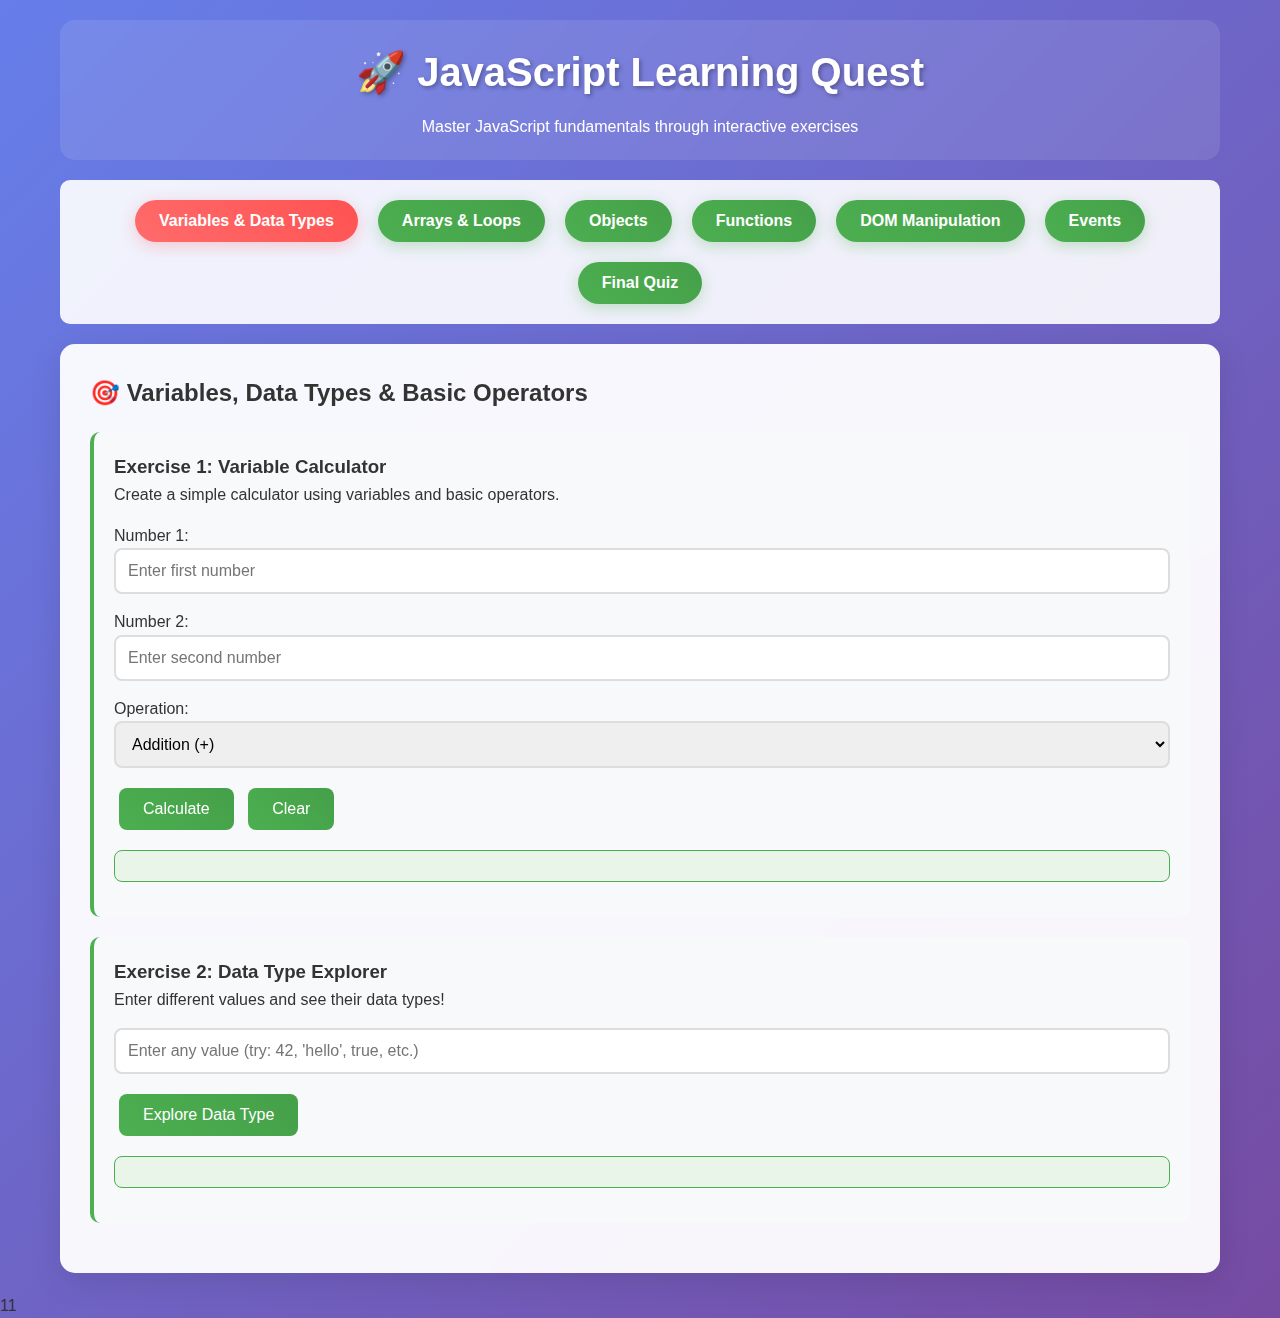
<file: JAVASCRIPT LEARNING QUEST/index.html>
<!DOCTYPE html>
<html lang="en">
<head>
    <meta charset="UTF-8">
    <meta name="viewport" content="width=device-width, initial-scale=1.0">
    <title>JavaScript Learning Quest</title>
    <link rel="stylesheet" href="style.css">
</head>
<body>
    <div class="container">
        <header>
            <h1>🚀 JavaScript Learning Quest</h1>
            <p>Master JavaScript fundamentals through interactive exercises</p>
        </header>

        <nav>
            <button class="nav-btn active" onclick="showPage('variables')">Variables & Data Types</button>
            <button class="nav-btn" onclick="showPage('arrays')">Arrays & Loops</button>
            <button class="nav-btn" onclick="showPage('objects')">Objects</button>
            <button class="nav-btn" onclick="showPage('functions')">Functions</button>
            <button class="nav-btn" onclick="showPage('dom')">DOM Manipulation</button>
            <button class="nav-btn" onclick="showPage('events')">Events</button>
            <button class="nav-btn" onclick="showPage('quiz')">Final Quiz</button>
        </nav>

        <!-- Variables & Data Types Page -->
        <div id="variables" class="page active">
            <h2>🎯 Variables, Data Types & Basic Operators</h2>
            
            <div class="exercise-card">
                <h3>Exercise 1: Variable Calculator</h3>
                <p>Create a simple calculator using variables and basic operators.</p>
                
                <div class="input-group">
                    <label>Number 1:</label>
                    <input type="number" id="num1" placeholder="Enter first number">
                </div>
                
                <div class="input-group">
                    <label>Number 2:</label>
                    <input type="number" id="num2" placeholder="Enter second number">
                </div>
                
                <div class="input-group">
                    <label>Operation:</label>
                    <select id="operation">
                        <option value="add">Addition (+)</option>
                        <option value="subtract">Subtraction (-)</option>
                        <option value="multiply">Multiplication (×)</option>
                        <option value="divide">Division (÷)</option>
                        <option value="modulus">MOD</option>
                    </select>
                </div>
                
                <button onclick="calculateResult()">Calculate</button>
                <button onclick="clearCalculator()">Clear</button>
                
                <div id="calc-output" class="output"></div>
            </div>

            <div class="exercise-card">
                <h3>Exercise 2: Data Type Explorer</h3>
                <p>Enter different values and see their data types!</p>
                
                <div class="input-group">
                    <input type="text" id="dataInput" placeholder="Enter any value (try: 42, 'hello', true, etc.)">
                </div>
                
                <button onclick="exploreDataType()">Explore Data Type</button>
                
                <div id="type-output" class="output"></div>
            </div>
        </div>

        <!-- Arrays & Loops Page -->
        <div id="arrays" class="page">
            <h2>📚 Arrays, Methods & Loops</h2>
            
            <div class="exercise-card">
                <h3>Exercise 1: Student Grade Manager</h3>
                <p>Manage student grades using array methods.</p>
                
                <div class="input-group">
                    <input type="number" id="gradeInput" placeholder="Enter a grade (0-100)" min="0" max="100">
                    <button onclick="addGrade()">Add Grade</button>
                </div>
                
                <div class="grid">
                    <button onclick="showAllGrades()">Show All Grades</button>
                    <button onclick="calculateAverage()">Calculate Average</button>
                    <button onclick="findHighestGrade()">Find Highest</button>
                    <button onclick="findFailingGrades()">Find Failing (<60)</button>
                    <button onclick="removeLastGrade()">Remove Last</button>
                    <button onclick="clearAllGrades()">Clear All</button>
                </div>
                
                <div id="grades-output" class="output"></div>
            </div>

            <div class="exercise-card">
                <h3>Exercise 2: Array Method Practice</h3>
                <p>Practice with map, filter, and forEach methods.</p>
                
                <button onclick="demonstrateArrayMethods()">Run Array Methods Demo</button>
                <div id="array-methods-output" class="output"></div>
            </div>
        </div>

        <!-- Objects Page -->
        <div id="objects" class="page">
            <h2>🏗️ Objects & Properties</h2>
            
            <div class="exercise-card">
                <h3>Exercise 1: Student Profile Creator</h3>
                <p>Create and manage student profiles using objects.</p>
                
                <div class="input-group">
                    <input type="text" id="studentName" placeholder="Student Name">
                </div>
                <div class="input-group">
                    <input type="number" id="studentAge" placeholder="Age">
                </div>
                <div class="input-group">
                    <input type="text" id="studentSubject" placeholder="Favorite Subject">
                </div>
                <div class="input-group">
                    <input type="number" id="studentGPA" placeholder="GPA (0.0-4.0)" step="0.1" min="0" max="4">
                </div>
                
                <button onclick="createStudentProfile()">Create Profile</button>
                <button onclick="updateStudentInfo()">Update Info</button>
                <button onclick="displayStudentInfo()">Display Info</button>
                
                <div id="student-profile-output" class="output"></div>
            </div>

            <div class="exercise-card">
                <h3>Exercise 2: Nested Objects Practice</h3>
                <p>Work with complex nested object structures.</p>
                
                <button onclick="createSchoolData()">Create School Data</button>
                <button onclick="accessNestedData()">Access Nested Information</button>
                
                <div id="nested-objects-output" class="output"></div>
            </div>
        </div>

        <!-- Functions Page -->
        <div id="functions" class="page">
            <h2>⚙️ Functions & Callbacks</h2>
            
            <div class="exercise-card">
                <h3>Exercise 1: Function Types Demo</h3>
                <p>Compare function declarations, arrow functions, and callbacks.</p>
                
                <div class="input-group">
                    <input type="text" id="messageInput" placeholder="Enter a message to process">
                </div>
                
                <div class="grid">
                    <button onclick="regularFunction()">Regular Function</button>
                    <button onclick="arrowFunctionDemo()">Arrow Function</button>
                    <button onclick="callbackDemo()">Callback Function</button>
                    <button onclick="higherOrderDemo()">Higher-Order Function</button>
                </div>
                
                <div id="functions-output" class="output"></div>
            </div>

            <div class="exercise-card">
                <h3>Exercise 2: Custom Calculator Functions</h3>
                <p>Create reusable calculator functions with different approaches.</p>
                
                <div class="input-group">
                    <input type="number" id="funcNum1" placeholder="First number">
                    <input type="number" id="funcNum2" placeholder="Second number">
                </div>
                
                <button onclick="runCalculatorFunctions()">Run All Calculator Functions</button>
                
                <div id="calculator-functions-output" class="output"></div>
            </div>
        </div>

        <!-- DOM Manipulation Page -->
        <div id="dom" class="page">
            <h2>🎨 DOM Manipulation</h2>
            
            <div class="exercise-card">
                <h3>Exercise 1: Dynamic Content Manager</h3>
                <p>Practice DOM selectors and content manipulation.</p>
                
                <div class="input-group">
                    <input type="text" id="contentInput" placeholder="Enter new content">
                </div>
                
                <div class="grid">
                    <button onclick="changeTitle()">Change Title</button>
                    <button onclick="addNewElement()">Add Element</button>
                    <button onclick="changeStyles()">Change Styles</button>
                    <button onclick="toggleVisibility()">Toggle Visibility</button>
                </div>
                
                <div id="dynamic-content">
                    <h3 id="dynamic-title">Original Title</h3>
                    <p id="dynamic-text">This text can be changed dynamically!</p>
                    <div id="element-container"></div>
                </div>
            </div>

            <div class="exercise-card">
                <h3>Exercise 2: Element Attribute Manager</h3>
                <p>Practice changing attributes and classes.</p>
                
                <div class="input-group">
                    <input type="text" id="classInput" placeholder="Enter CSS class name">
                </div>
                
                <button onclick="addCustomClass()">Add Class</button>
                <button onclick="removeCustomClass()">Remove Class</button>
                <button onclick="toggleCustomClass()">Toggle Class</button>
                
                <div id="attribute-demo" class="card">
                    <h4>Attribute Demo Box</h4>
                    <p>This box will change based on your actions!</p>
                </div>
            </div>
        </div>

        <!-- Events Page -->
        <div id="events" class="page">
            <h2>⚡ DOM Events</h2>
            
            <div class="exercise-card">
                <h3>Exercise 1: Interactive Event Playground</h3>
                <p>Practice different types of event handlers.</p>
                
                <div class="grid">
                    <button id="clickBtn" class="card">Click Me!</button>
                    <div class="card">
                        <label>Type here (keyup event):</label>
                        <input type="text" id="keyupInput" placeholder="Start typing...">
                        <div id="keyup-display"></div>
                    </div>
                    <div class="card">
                        <label>Mouse over this area:</label>
                        <div id="mouseArea" style="background: #f0f0f0; height: 100px; border: 2px dashed #ccc; display: flex; align-items: center; justify-content: center; margin-top: 10px;">
                            Mouse Area
                        </div>
                    </div>
                </div>
                
                <div id="events-log" class="output">Event log will appear here...</div>
            </div>

            <div class="exercise-card">
                <h3>Exercise 2: Interactive Form</h3>
                <p>Create a form with validation using event handlers.</p>
                
                <form id="interactive-form">
                    <div class="input-group">
                        <input type="text" id="form-name" placeholder="Your Name" required>
                    </div>
                    <div class="input-group">
                        <input type="email" id="form-email" placeholder="Your Email" required>
                    </div>
                    <div class="input-group">
                        <textarea id="form-message" placeholder="Your Message" rows="3" required></textarea>
                    </div>
                    <button type="submit">Submit Form</button>
                </form>
                
                <div id="form-output" class="output"></div>
            </div>
        </div>

        <!-- Quiz Page -->
        <div id="quiz" class="page">
            <h2>🏆 Final JavaScript Quiz</h2>
            
            <div class="exercise-card">
                <h3>Test Your Knowledge!</h3>
                <p>Answer these questions to complete your JavaScript journey.</p>
                
                <div class="progress-bar">
                    <div id="quiz-progress" class="progress"></div>
                </div>
                
                <div id="quiz-container">
                    <div id="question-container">
                        <h4 id="question-text">Click 'Start Quiz' to begin!</h4>
                        <div id="options-container"></div>
                    </div>
                    
                    <div style="margin-top: 20px;">
                        <button id="start-quiz" onclick="startQuiz()">Start Quiz</button>
                        <button id="next-question" onclick="nextQuestion()" style="display: none;">Next Question</button>
                        <button id="finish-quiz" onclick="finishQuiz()" style="display: none;">Finish Quiz</button>
                    </div>
                </div>
                
                <div id="quiz-results" class="output"></div>
            </div>
        </div>
    </div>

    <script src="script.js"></script>
</body>
</html>
11
</file>
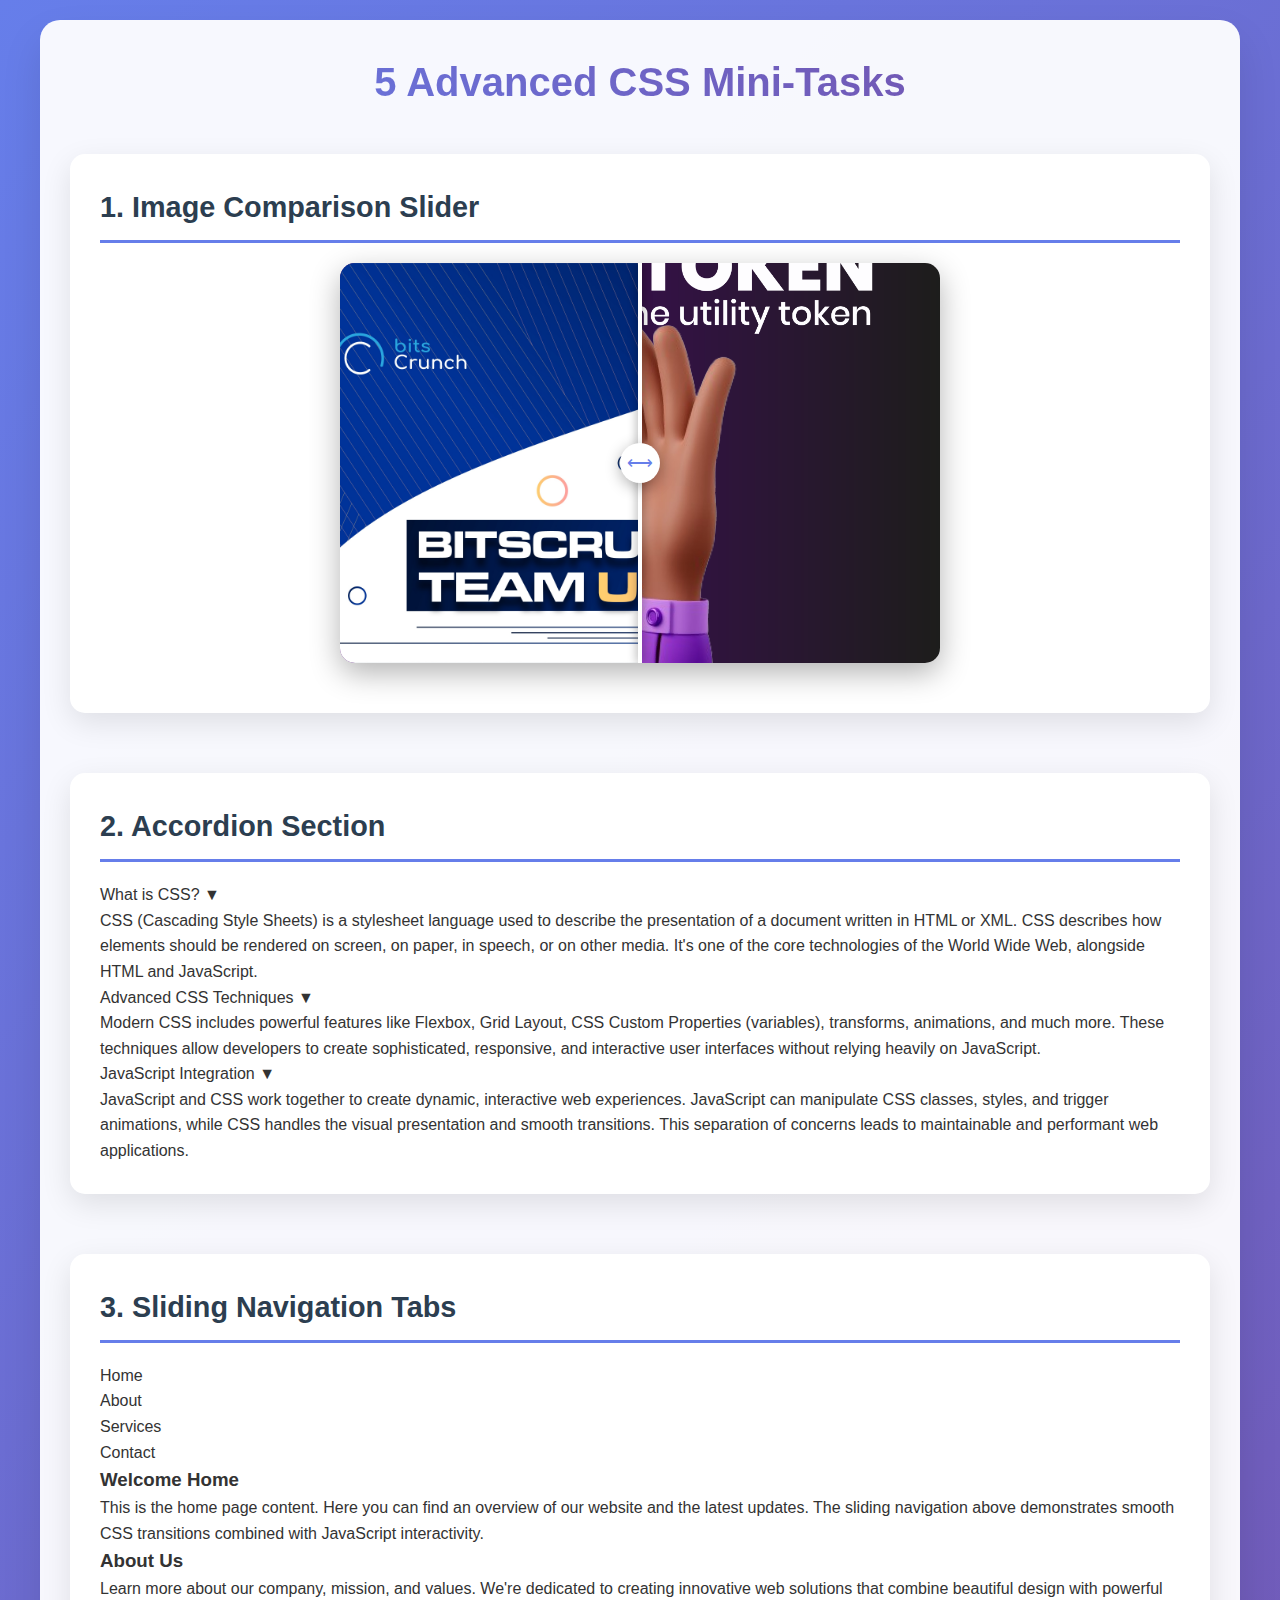
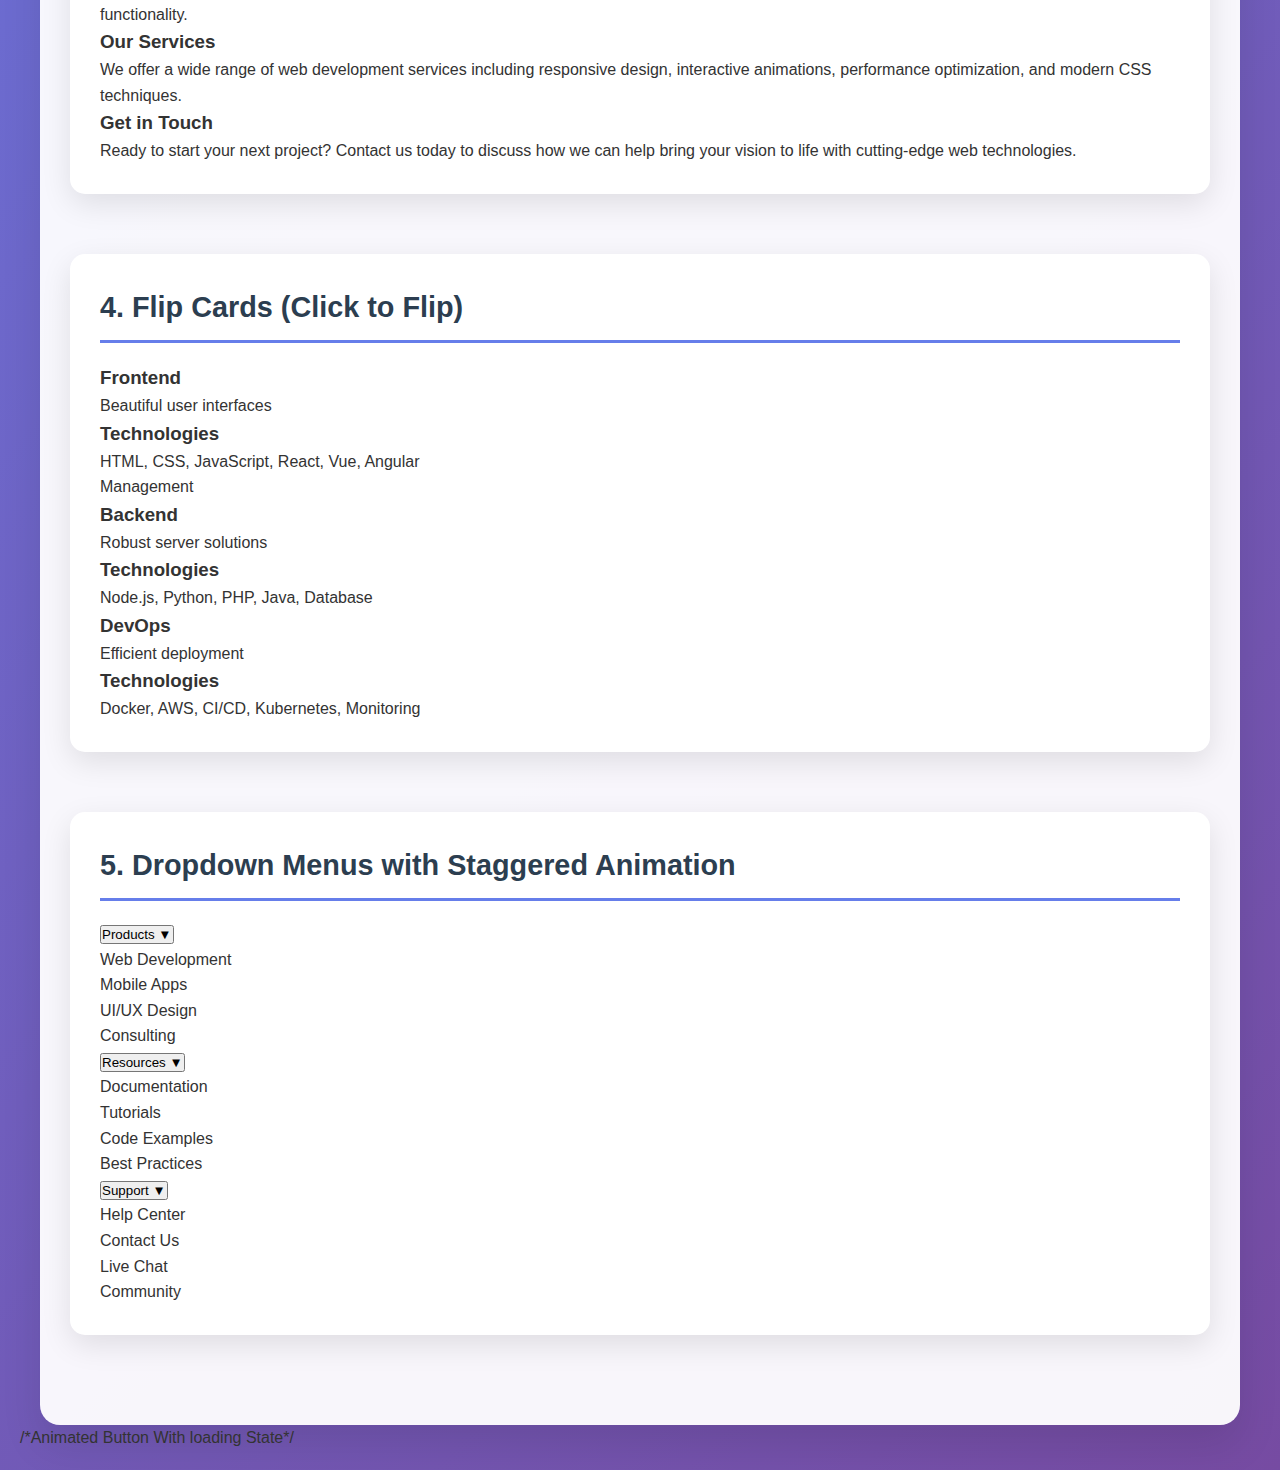
<file: classwork.html>
<!DOCTYPE html> 
<html lang="en"> 
<head> 
    <meta charset="UTF-8"> 
    <meta name="viewport" content="width=device-width, initial-scale=1.0"> 
    <title>5 Advanced CSS Mini-Tasks</title> 
    <link rel="stylesheet" href="classwork.css"> 
</head> 
<body> 
    <div class="container"> 
        <h1>5 Advanced CSS Mini-Tasks</h1> 
<!-- 1. Image Comparison Slider --> 
<div class="task-section"> 
<h2 class="task-title">1. Image Comparison Slider</h2> 
<div class="image-comparison" id="imageComparison"> 
<img src="/TOKEN-03.png" alt="Before" class="comparison-image comparison-before"> 
<img 
src="/bitCrunch TEam Updates (4).jpg" alt="After" class="comparison-image comparison-after"> 
<div class="comparison-slider"> 
<div class="comparison-handle">⟷</div> 
</div> 
</div> 
</div> 
<!-- 2. Accordion Section --> 
<div class="task-section"> 
<h2 class="task-title">2. Accordion Section</h2> 
<div class="accordion"> 
<div class="accordion-item"> 
<div class="accordion-header"> 
<span>What is CSS?</span> 
<span class="accordion-icon">▼</span> 
</div> 
<div class="accordion-content"> 
<div class="accordion-text"> 
CSS (Cascading Style Sheets) is a stylesheet 
language used to describe the presentation of a document written in HTML 
or XML. CSS describes how elements should be rendered on screen, on paper, 
in speech, or on other media. It's one of the core technologies of the 
World Wide Web, alongside HTML and JavaScript. 
</div> 
</div> 
</div> 
<div class="accordion-item"> 
<div class="accordion-header"> 
<span>Advanced CSS Techniques</span> 
<span class="accordion-icon">▼</span> 
</div> 
<div class="accordion-content"> 
<div class="accordion-text"> 
Modern CSS includes powerful features like 
Flexbox, Grid Layout, CSS Custom Properties (variables), transforms, 
animations, and much more. These techniques allow developers to create 
sophisticated, responsive, and interactive user interfaces without relying 
heavily on JavaScript. 
</div> 
</div> 
</div> 
<div class="accordion-item"> 
<div class="accordion-header"> 
<span>JavaScript Integration</span> 
<span class="accordion-icon">▼</span> 
</div> 
<div class="accordion-content"> 
<div class="accordion-text"> 
JavaScript and CSS work together to create 
dynamic, interactive web experiences. JavaScript can manipulate CSS 
classes, styles, and trigger animations, while CSS handles the visual 
presentation and smooth transitions. This separation of concerns leads to 
maintainable and performant web applications. 
</div> 
</div> 
</div> 
</div> 
</div> 
<!-- 3. Sliding Navigation Tabs --> 
<div class="task-section"> 
<h2 class="task-title">3. Sliding Navigation Tabs</h2> 
<div class="nav-tabs" id="navTabs"> 
<div class="nav-tab active" data-tab="home">Home</div> 
<div class="nav-tab" data-tab="about">About</div> 
<div class="nav-tab" data-tab="services">Services</div> 
<div class="nav-tab" data-tab="contact">Contact</div> 
<div class="nav-indicator" id="navIndicator"></div> 
</div> 
<div class="tab-content"> 
<div class="content-panel active" id="home"> 
<h3>Welcome Home</h3> 
<p>This is the home page content. Here you can find an 
overview of our website and the latest updates. The sliding navigation 
above demonstrates smooth CSS transitions combined with JavaScript 
interactivity.</p> 
</div> 
<div class="content-panel" id="about"> 
<h3>About Us</h3> 
<p>Learn more about our company, mission, and values. 
We're dedicated to creating innovative web solutions that combine 
beautiful design with powerful functionality.</p> 
</div> 
<div class="content-panel" id="services"> 
<h3>Our Services</h3> 
<p>We offer a wide range of web development services 
including responsive design, interactive animations, performance 
optimization, and modern CSS techniques.</p> 
</div> 
<div class="content-panel" id="contact"> 
<h3>Get in Touch</h3> 
<p>Ready to start your next project? Contact us today 
to discuss how we can help bring your vision to life with cutting-edge web 
technologies.</p> 
</div> 
</div> 
</div> 
<!-- 4. Hover Card with Flip Effect --> 
<div class="task-section"> 
<h2 class="task-title">4. Flip Cards (Click to Flip)</h2> 
<div class="flip-card-container"> 
<div class="flip-card" > 
<div class="flip-card-inner"> 
<div class="flip-card-front"> 
<h3>Frontend</h3> 
<p>Beautiful user interfaces</p> 
</div> 
<div class="flip-card-back"> 
<h3>Technologies</h3> 
<p>HTML, CSS, JavaScript, React, Vue, 
Angular</p> 
Management</p> 
</div> 
</div> 
</div> 
<div class="flip-card"> 
<div class="flip-card-inner"> 
<div class="flip-card-front"> 
<h3>Backend</h3> 
<p>Robust server solutions</p> 
</div> 
<div class="flip-card-back"> 
<h3>Technologies</h3> 
<p>Node.js, Python, PHP, Java, Database 
</div> 
</div> 
</div> 
<div class="flip-card"> 
<div class="flip-card-inner"> 
<div class="flip-card-front"> 
<h3>DevOps</h3> 
<p>Efficient deployment</p> 
</div> 
<div class="flip-card-back"> 
<h3>Technologies</h3> 
<p>Docker, AWS, CI/CD, Kubernetes, 
Monitoring</p> 
</div> 
</div> 
</div> 
</div> 
</div> 
<!-- 5. Dropdown Menu with Fade Effect --> 
<div class="task-section"> 
<h2 class="task-title">5. Dropdown Menus with Staggered 
Animation</h2> 
<div class="dropdown-container"> 
<div class="dropdown"> 
<button class="dropdown-trigger">Products ▼</button> 
<div class="dropdown-menu"> 
<div class="dropdown-item">Web Development</div> 
<div class="dropdown-item">Mobile Apps</div> 
<div class="dropdown-item">UI/UX Design</div> 
<div class="dropdown-item">Consulting</div> 
</div> 
</div> 
<div class="dropdown"> 
<button class="dropdown-trigger">Resources ▼</button> 
<div class="dropdown-menu"> 
<div class="dropdown-item">Documentation</div> 
<div class="dropdown-item">Tutorials</div> 
<div class="dropdown-item">Code Examples</div> 
<div class="dropdown-item">Best Practices</div> 
</div> 
</div> 
<div class="dropdown"> 
<button class="dropdown-trigger">Support ▼</button> 
<div class="dropdown-menu"> 
<div class="dropdown-item">Help Center</div> 
<div class="dropdown-item">Contact Us</div> 
<div class="dropdown-item">Live Chat</div> 
<div class="dropdown-item">Community</div> 
</div> 
</div> 
</div> 
        </div> 
    </div> 

    /*Animated Button With loading State*/
    

    

    <script src="classwork.js"></script>
</body>
</html>
</file>
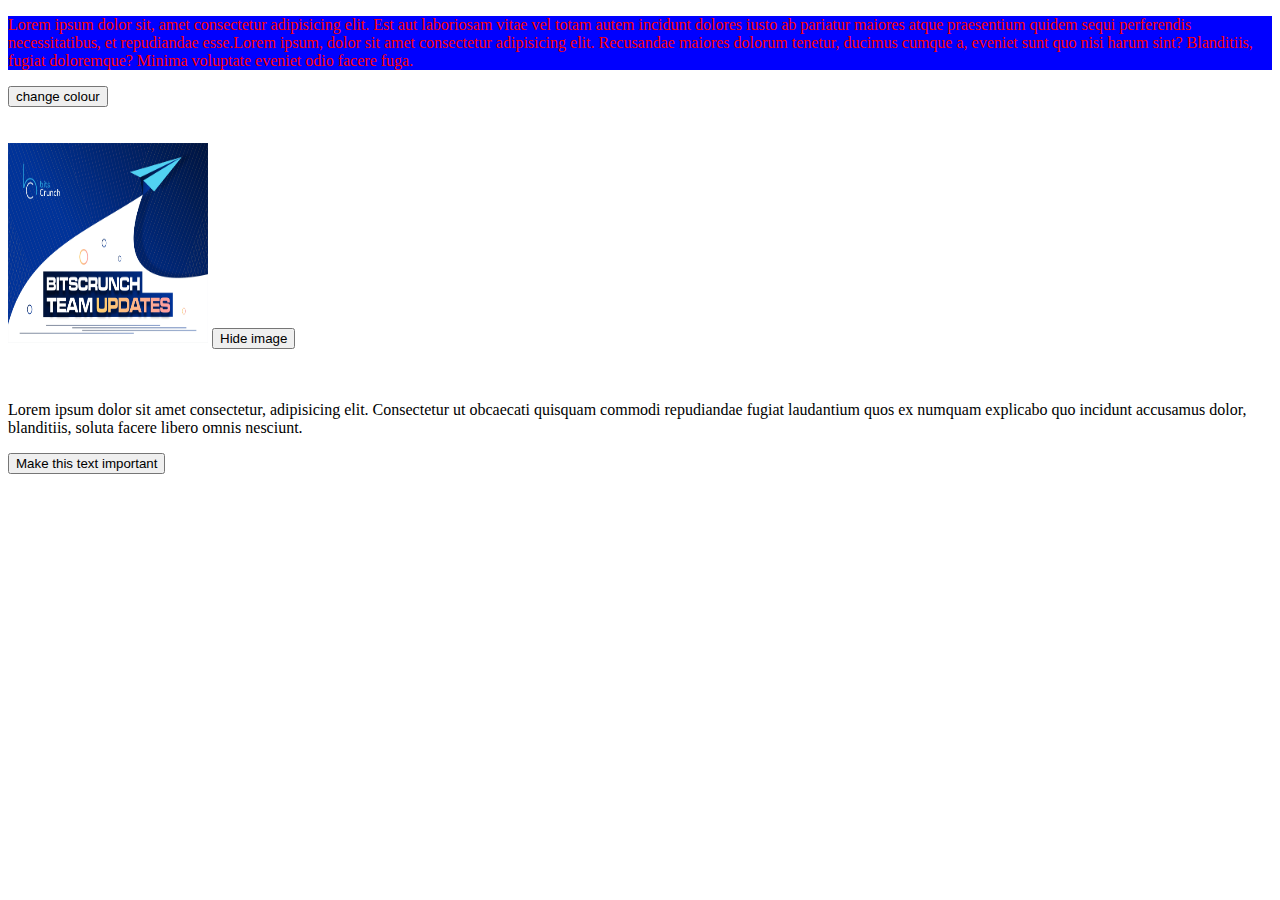
<file: cls.html>
<!DOCTYPE html>
<html lang="en">
<head>
    <meta charset="UTF-8">
    <meta name="viewport" content="width=device-width, initial-scale=1.0">
    <title>class workt</title>
</head>
<body>
    <style>
       .first {
            color: red;
            background-color: blue;
            
        }
        .second {
            color: blue;
            background-color: yellow;
        
        }
        .third {
            background-color: red;
            color: green;
        }
        .imga{
            display: none;
        }
        .text-important {
            font-weight: bold;
            color: green;
            font-size: large;
        }
       
    </style>
    <p id="para">Lorem ipsum dolor sit, amet consectetur adipisicing elit. Est aut laboriosam vitae vel totam autem incidunt dolores iusto ab pariatur maiores atque praesentium quidem sequi perferendis necessitatibus, et repudiandae esse.Lorem ipsum, dolor sit amet consectetur adipisicing elit. Recusandae maiores dolorum tenetur, ducimus cumque a, eveniet sunt quo nisi harum sint? Blanditiis, fugiat doloremque? Minima voluptate eveniet odio facere fuga.</p>
    <button id="chgBtn">change colour</button>
    <br><br><br>

    <img src="/bitCrunch TEam Updates (4).jpg" alt="dfdd" id="myimg" style="width: 200px; height: 200px;">
    <button id="imgBtn">Hide image</button>
    <br><br><br>

    <p id="imp-text">Lorem ipsum dolor sit amet consectetur, adipisicing elit. Consectetur ut obcaecati quisquam commodi repudiandae fugiat laudantium quos ex numquam explicabo quo incidunt accusamus dolor, blanditiis, soluta facere libero omnis nesciunt.</p>
    <button id="fontBtn">Make this text important</button>

    <script>
        let para = document.getElementById("para");
        let chgBtn = document.getElementById("chgBtn");
        let myimg = document.getElementById("myimg");
        let imgBtn = document.getElementById("imgBtn");
        let impText = document.getElementById("imp-text");
        let fontBtn = document.getElementById("fontBtn");

        para.classList.add("first");
        chgBtn.addEventListener("click", function() {
            
            
            if (para.classList.contains("first")) {
                para.classList.remove("first");
                para.classList.add("second");
            } else if (para.classList.contains("second")) {
                para.classList.remove("second");
                para.classList.add("third");
            } else {
                para.classList.remove("third");
                para.classList.add("first");
            }
        });

        imgBtn.addEventListener("click", function() {
            myimg.classList.toggle("imga");
        });

        fontBtn.addEventListener("click", function() {
            impText.classList.toggle("text-important");
        });
    </script>
</body>
</html>
</file>
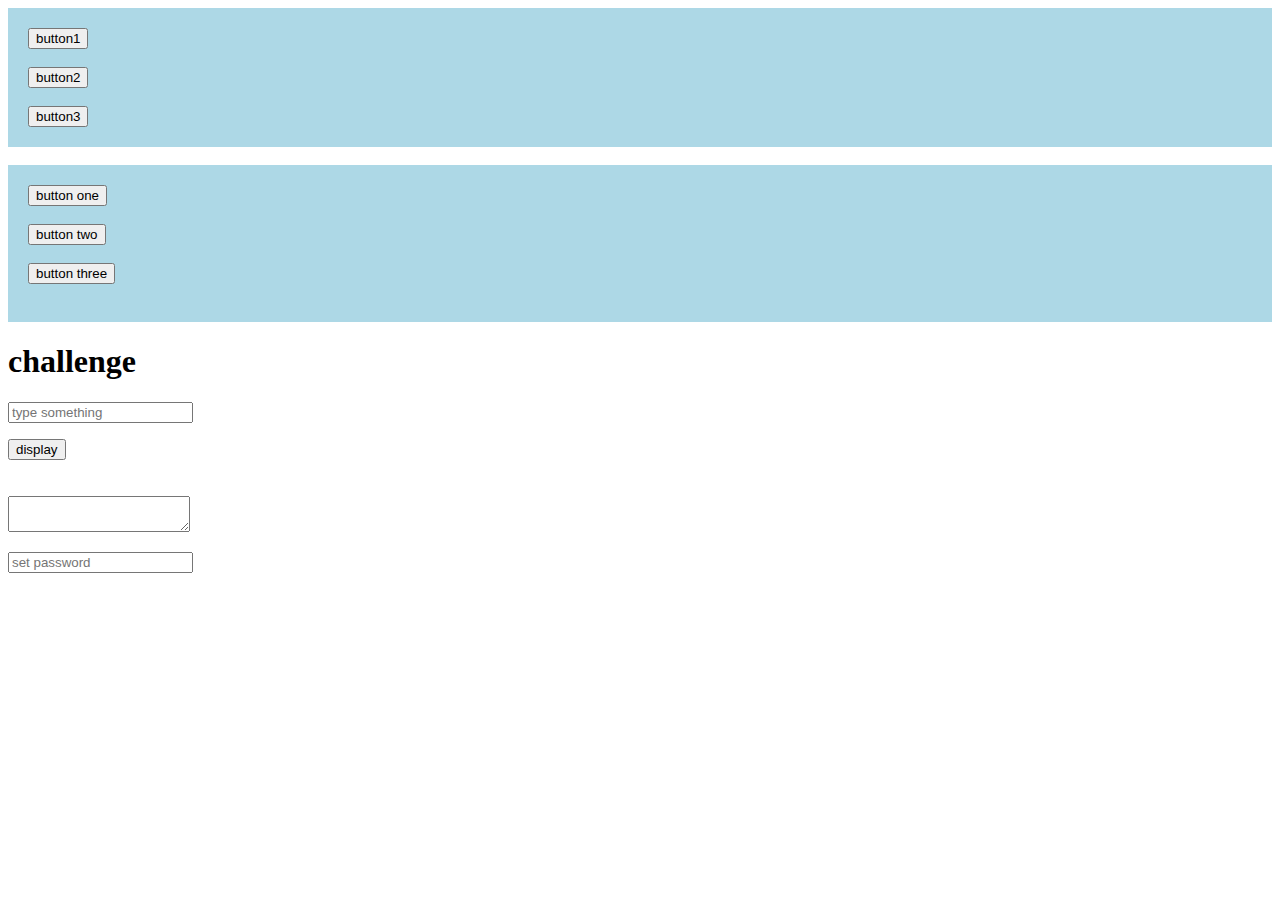
<file: events.html>
<!DOCTYPE html>
<html lang="en">
<head>
    <meta charset="UTF-8">
    <meta name="viewport" content="width=device-width, initial-scale=1.0">
    <title>Document</title>
    <style>
        .red{
            color: red;
        }
        .yellow{
            color: yellow;
        }
        .green{
            color: green;
        }
    </style>
</head>
<body>
    <div id="parent" style="padding: 20px; background-color: lightblue;">
<button>button1</button> <br><br>
<button>button2</button> <br><br>
<button>button3</button>
    </div>
<br>
    <div id="papa" style="padding: 20px; background-color: lightblue;">
<button>button one</button> <br><br>
<button>button two</button> <br><br>
<button>button three</button><br><br>
    </div>
<h1>challenge</h1>

<input type="text" name="" id="inp" placeholder="type something">
<p id="txt"> </p>
<button id="dis">display</button><br><br><br>


<textarea name="" id="air"></textarea>
<p id="par"></p>

<input type="password" name="" id="pass" placeholder="set password">
<p id="chk"></p>



<script src="events.js"></script>    
</body>
</html>
</file>
<file: JAVASCRIPT LEARNING QUEST/style.css>
* {
            margin: 0;
            padding: 0;
            box-sizing: border-box;
        }

        body {
            font-family: 'Segoe UI', Tahoma, Geneva, Verdana, sans-serif;
            line-height: 1.6;
            color: #333;
            background: linear-gradient(135deg, #667eea 0%, #764ba2 100%);
            min-height: 100vh;
        }

        .container {
            max-width: 1200px;
            margin: 0 auto;
            padding: 20px;
        }

        header {
            background: rgba(255, 255, 255, 0.1);
            backdrop-filter: blur(10px);
            border-radius: 15px;
            padding: 20px;
            margin-bottom: 20px;
            text-align: center;
            color: white;
        }

        h1 {
            font-size: 2.5em;
            margin-bottom: 10px;
            text-shadow: 2px 2px 4px rgba(0,0,0,0.3);
        }

        nav {
            background: rgba(255, 255, 255, 0.9);
            border-radius: 10px;
            padding: 15px;
            margin-bottom: 20px;
            display: flex;
            justify-content: center;
            flex-wrap: wrap;
            gap: 10px;
        }

        .nav-btn {
            background: linear-gradient(45deg, #4CAF50, #45a049);
            color: white;
            border: none;
            padding: 12px 24px;
            border-radius: 25px;
            cursor: pointer;
            transition: all 0.3s ease;
            font-weight: bold;
            box-shadow: 0 4px 15px rgba(76, 175, 80, 0.3);
        }

        .nav-btn:hover {
            transform: translateY(-2px);
            box-shadow: 0 6px 20px rgba(76, 175, 80, 0.4);
        }

        .nav-btn.active {
            background: linear-gradient(45deg, #FF6B6B, #FF5252);
            box-shadow: 0 4px 15px rgba(255, 107, 107, 0.3);
        }

        .page {
            display: none;
            background: rgba(255, 255, 255, 0.95);
            border-radius: 15px;
            padding: 30px;
            box-shadow: 0 8px 32px rgba(0,0,0,0.1);
            backdrop-filter: blur(10px);
        }

        .page.active {
            display: block;
            animation: fadeIn 0.5s ease-in;
        }

        @keyframes fadeIn {
            from { opacity: 0; transform: translateY(20px); }
            to { opacity: 1; transform: translateY(0); }
        }

        .exercise-card {
            background: #f8f9fa;
            border-radius: 10px;
            padding: 20px;
            margin: 20px 0;
            border-left: 4px solid #4CAF50;
        }

        .input-group {
            margin: 15px 0;
        }

        input, textarea, select {
            width: 100%;
            padding: 12px;
            border: 2px solid #ddd;
            border-radius: 8px;
            font-size: 16px;
            transition: border-color 0.3s ease;
        }

        input:focus, textarea:focus, select:focus {
            outline: none;
            border-color: #4CAF50;
        }

        button {
            background: linear-gradient(45deg, #4CAF50, #45a049);
            color: white;
            border: none;
            padding: 12px 24px;
            border-radius: 8px;
            cursor: pointer;
            font-size: 16px;
            transition: all 0.3s ease;
            margin: 5px;
        }

        button:hover {
            transform: translateY(-1px);
            box-shadow: 0 4px 8px rgba(0,0,0,0.2);
        }

        .output {
            background: #e8f5e8;
            border: 1px solid #4CAF50;
            border-radius: 8px;
            padding: 15px;
            margin: 15px 0;
            font-family: 'Courier New', monospace;
            white-space: pre-wrap;
        }

        .grid {
            display: grid;
            grid-template-columns: repeat(auto-fit, minmax(250px, 1fr));
            gap: 20px;
            margin: 20px 0;
        }

        .card {
            background: white;
            border-radius: 10px;
            padding: 20px;
            box-shadow: 0 4px 6px rgba(0,0,0,0.1);
            transition: transform 0.3s ease;
        }

        .card:hover {
            transform: translateY(-5px);
        }

        .progress-bar {
            width: 100%;
            height: 20px;
            background: #e0e0e0;
            border-radius: 10px;
            overflow: hidden;
            margin: 20px 0;
        }

        .progress {
            height: 100%;
            background: linear-gradient(45deg, #4CAF50, #45a049);
            width: 0%;
            transition: width 0.5s ease;
        }

        .student-list {
            list-style: none;
        }

        .student-item {
            background: white;
            margin: 10px 0;
            padding: 15px;
            border-radius: 8px;
            box-shadow: 0 2px 4px rgba(0,0,0,0.1);
            display: flex;
            justify-content: space-between;
            align-items: center;
        }

        .badge {
            background: #4CAF50;
            color: white;
            padding: 4px 8px;
            border-radius: 12px;
            font-size: 12px;
            font-weight: bold;
        }

        .error {
            color: #e74c3c;
            background: #fdf2f2;
            padding: 10px;
            border-radius: 5px;
            border-left: 4px solid #e74c3c;
        }

        .success {
            color: #27ae60;
            background: #f2fdf4;
            padding: 10px;
            border-radius: 5px;
            border-left: 4px solid #27ae60;
        }

        @media (max-width: 768px) {
            .container {
                padding: 10px;
            }
            
            nav {
                flex-direction: column;
            }
            
            .nav-btn {
                width: 100%;
            }
        }
</file>
<file: classwork.css>
* {
    margin: 0;
    padding: 0;
    box-sizing: border-box;
}

body {
    font-family: 'Arial', sans-serif;
    line-height: 1.6;
    color: #333;
    background: linear-gradient(135deg, #667eea 0%, #764ba2 100%);
    min-height: 100vh;
    padding: 20px;
}

.container {
    max-width: 1200px;
    margin: 0 auto;
    background: rgba(255, 255, 255, 0.95);
    border-radius: 20px;
    padding: 30px;
    box-shadow: 0 20px 40px rgba(0, 0, 0, 0.1);
}

h1 {
    text-align: center;
    margin-bottom: 40px;
    color: #2c3e50;
    font-size: 2.5em;
    background: linear-gradient(45deg, #667eea, #764ba2);
    -webkit-background-clip: text;
    -webkit-text-fill-color: transparent;
    background-clip: text;
}

.task-section {
    margin-bottom: 60px;
    padding: 30px;
    background: white;
    border-radius: 15px;
    box-shadow: 0 10px 30px rgba(0, 0, 0, 0.1);
}

.task-title {
    font-size: 1.8em;
    margin-bottom: 20px;
    color: #2c3e50;
    border-bottom: 3px solid #667eea;
    padding-bottom: 10px;
}

/* 1. Image Comparison Slider */
.image-comparison {
    position: relative;
    width: 600px;
    height: 400px;
    margin: 20px auto;
    overflow: hidden;
    border-radius: 15px;
    box-shadow: 0 10px 30px rgba(0, 0, 0, 0.3);
    cursor: ew-resize;
}

.comparison-image {
    position: absolute;
    top: 0;
    left: 0;
    width: 100%;
    height: 100%;
    object-fit: cover;
}

.comparison-before {
    z-index: 1;
}

.comparison-after {
    z-index: 2;
    clip-path: polygon(0 0, 50% 0, 50% 100%, 0 100%);
    transition: clip-path 0.3s ease;
}

.comparison-slider {
    position: absolute;
    top: 0;
    left: 50%;
    width: 4px;
    height: 100%;
    background: #fff;
    z-index: 3;
    transform: translateX(-50%);
    box-shadow: 0 0 10px rgba(0, 0, 0, 0.5);
}

.comparison-handle {
    position: absolute;
    top: 50%;
    left: 50%;
    width: 40px;
    height: 40px;
    background: #fff;
    border-radius: 50%;
    transform: translate(-50%, -50%);
    box-shadow: 0 4px 15px rgba(0, 0, 0, 0.3);
    display: flex;
    align-items: center;
    justify-content: center;
    font-size: 18px;
    color: #667eea;
}
</file>
